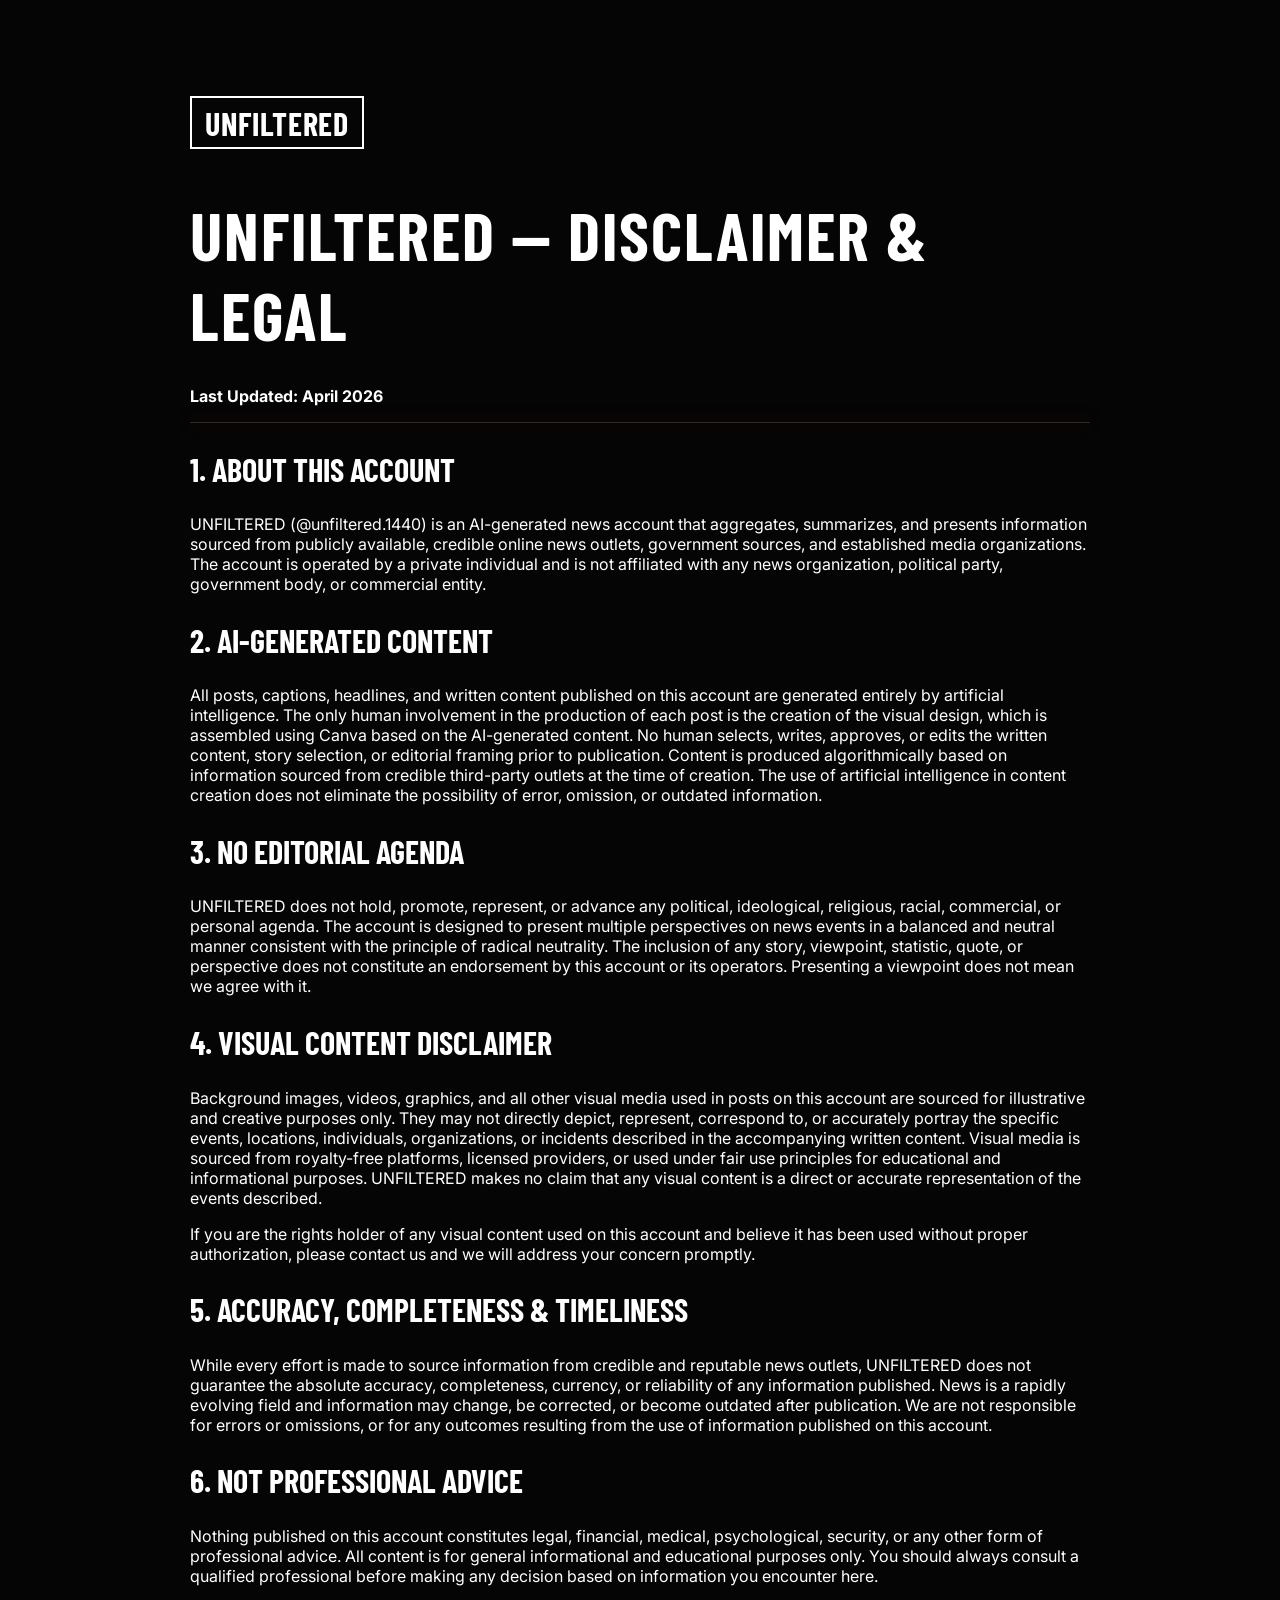
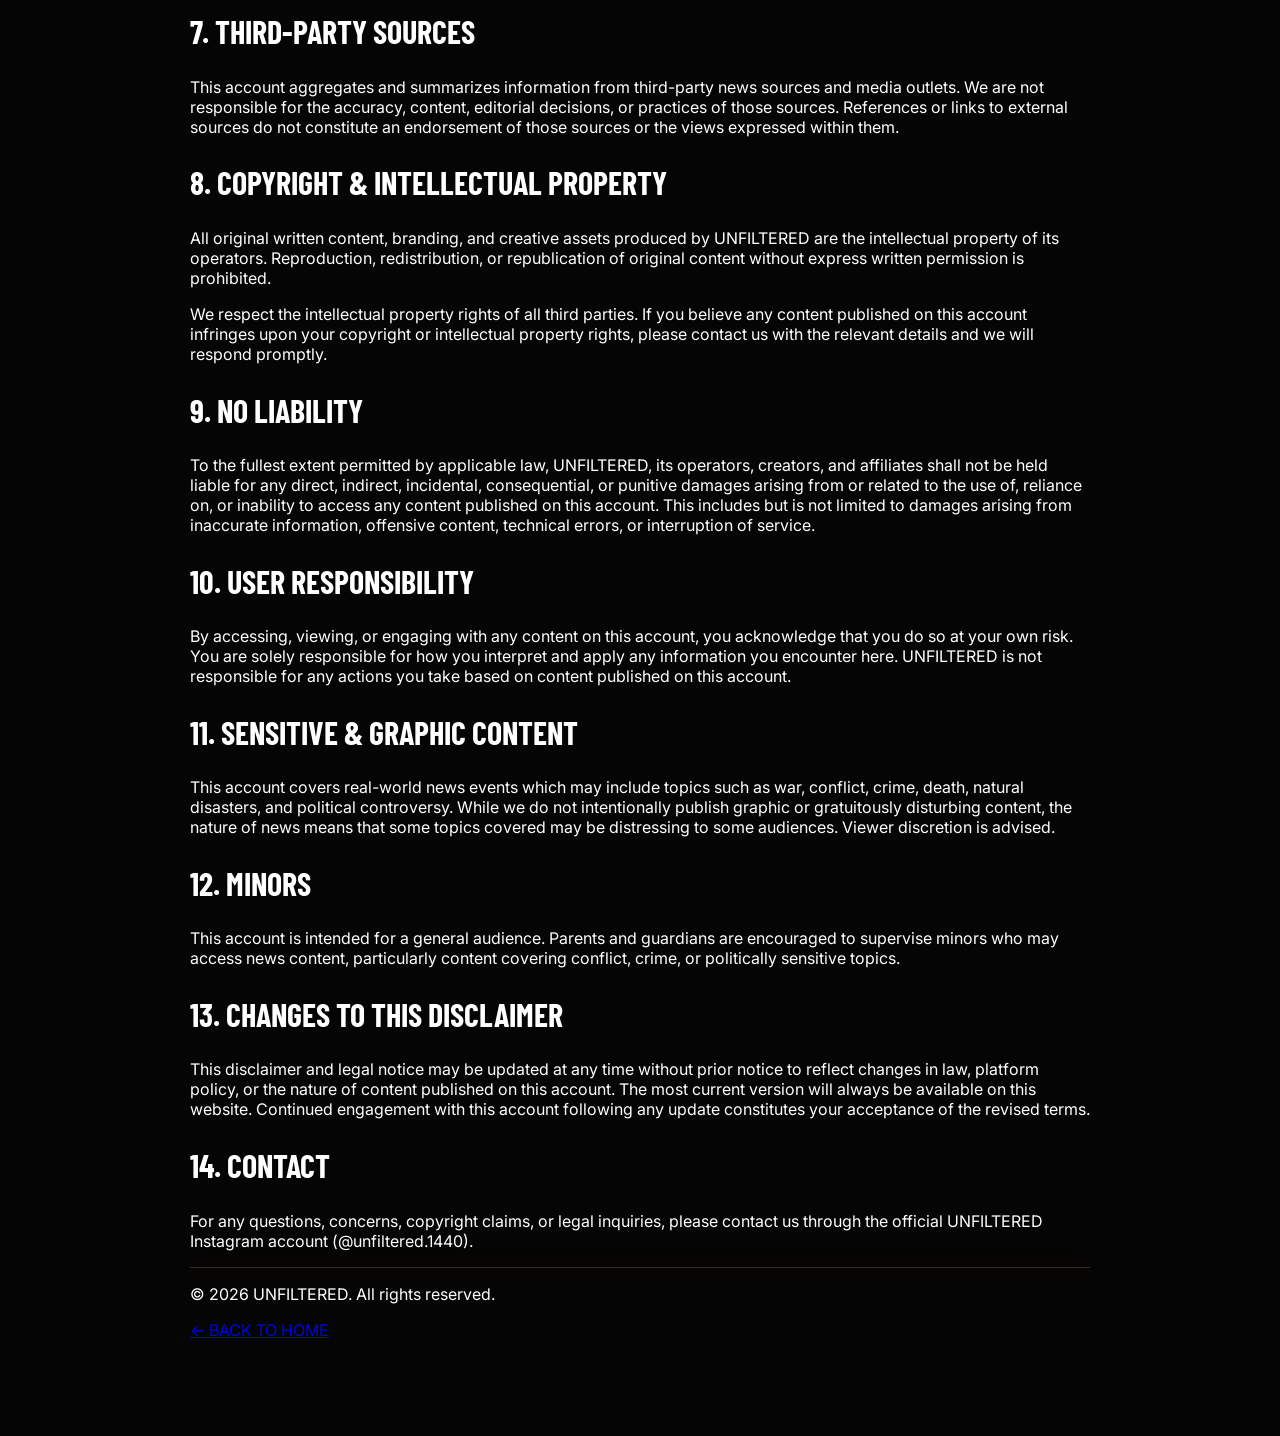
<file: legal.html>
<!DOCTYPE html>
<html lang="en">
<head>
  <meta charset="UTF-8" />
  <meta name="viewport" content="width=device-width, initial-scale=1.0" />
  <title>UNFILTERED — Disclaimer & Legal</title>
  <link rel="preconnect" href="https://fonts.googleapis.com">
  <link rel="preconnect" href="https://fonts.gstatic.com" crossorigin>
  <link href="https://fonts.googleapis.com/css2?family=Barlow+Condensed:wght@700&family=Inter:wght@400;500;600&display=swap" rel="stylesheet">
  <link rel="stylesheet" href="styles.css" />
</head>
<body class="legal-body">
  <main class="legal section">
    <div class="container legal-content">
      <div class="logo">UNFILTERED</div>
      <h1 class="section-title">UNFILTERED — Disclaimer & Legal</h1>
      <p><strong>Last Updated: April 2026</strong></p>
      <hr>
      <h2>1. About This Account</h2>
      <p>UNFILTERED (@unfiltered.1440) is an AI-generated news account that aggregates, summarizes, and presents information sourced from publicly available, credible online news outlets, government sources, and established media organizations. The account is operated by a private individual and is not affiliated with any news organization, political party, government body, or commercial entity.</p>
      <h2>2. AI-Generated Content</h2>
      <p>All posts, captions, headlines, and written content published on this account are generated entirely by artificial intelligence. The only human involvement in the production of each post is the creation of the visual design, which is assembled using Canva based on the AI-generated content. No human selects, writes, approves, or edits the written content, story selection, or editorial framing prior to publication. Content is produced algorithmically based on information sourced from credible third-party outlets at the time of creation. The use of artificial intelligence in content creation does not eliminate the possibility of error, omission, or outdated information.</p>
      <h2>3. No Editorial Agenda</h2>
      <p>UNFILTERED does not hold, promote, represent, or advance any political, ideological, religious, racial, commercial, or personal agenda. The account is designed to present multiple perspectives on news events in a balanced and neutral manner consistent with the principle of radical neutrality. The inclusion of any story, viewpoint, statistic, quote, or perspective does not constitute an endorsement by this account or its operators. Presenting a viewpoint does not mean we agree with it.</p>
      <h2>4. Visual Content Disclaimer</h2>
      <p>Background images, videos, graphics, and all other visual media used in posts on this account are sourced for illustrative and creative purposes only. They may not directly depict, represent, correspond to, or accurately portray the specific events, locations, individuals, organizations, or incidents described in the accompanying written content. Visual media is sourced from royalty-free platforms, licensed providers, or used under fair use principles for educational and informational purposes. UNFILTERED makes no claim that any visual content is a direct or accurate representation of the events described.</p>
      <p>If you are the rights holder of any visual content used on this account and believe it has been used without proper authorization, please contact us and we will address your concern promptly.</p>
      <h2>5. Accuracy, Completeness & Timeliness</h2>
      <p>While every effort is made to source information from credible and reputable news outlets, UNFILTERED does not guarantee the absolute accuracy, completeness, currency, or reliability of any information published. News is a rapidly evolving field and information may change, be corrected, or become outdated after publication. We are not responsible for errors or omissions, or for any outcomes resulting from the use of information published on this account.</p>
      <h2>6. Not Professional Advice</h2>
      <p>Nothing published on this account constitutes legal, financial, medical, psychological, security, or any other form of professional advice. All content is for general informational and educational purposes only. You should always consult a qualified professional before making any decision based on information you encounter here.</p>
      <h2>7. Third-Party Sources</h2>
      <p>This account aggregates and summarizes information from third-party news sources and media outlets. We are not responsible for the accuracy, content, editorial decisions, or practices of those sources. References or links to external sources do not constitute an endorsement of those sources or the views expressed within them.</p>
      <h2>8. Copyright & Intellectual Property</h2>
      <p>All original written content, branding, and creative assets produced by UNFILTERED are the intellectual property of its operators. Reproduction, redistribution, or republication of original content without express written permission is prohibited.</p>
      <p>We respect the intellectual property rights of all third parties. If you believe any content published on this account infringes upon your copyright or intellectual property rights, please contact us with the relevant details and we will respond promptly.</p>
      <h2>9. No Liability</h2>
      <p>To the fullest extent permitted by applicable law, UNFILTERED, its operators, creators, and affiliates shall not be held liable for any direct, indirect, incidental, consequential, or punitive damages arising from or related to the use of, reliance on, or inability to access any content published on this account. This includes but is not limited to damages arising from inaccurate information, offensive content, technical errors, or interruption of service.</p>
      <h2>10. User Responsibility</h2>
      <p>By accessing, viewing, or engaging with any content on this account, you acknowledge that you do so at your own risk. You are solely responsible for how you interpret and apply any information you encounter here. UNFILTERED is not responsible for any actions you take based on content published on this account.</p>
      <h2>11. Sensitive & Graphic Content</h2>
      <p>This account covers real-world news events which may include topics such as war, conflict, crime, death, natural disasters, and political controversy. While we do not intentionally publish graphic or gratuitously disturbing content, the nature of news means that some topics covered may be distressing to some audiences. Viewer discretion is advised.</p>
      <h2>12. Minors</h2>
      <p>This account is intended for a general audience. Parents and guardians are encouraged to supervise minors who may access news content, particularly content covering conflict, crime, or politically sensitive topics.</p>
      <h2>13. Changes to This Disclaimer</h2>
      <p>This disclaimer and legal notice may be updated at any time without prior notice to reflect changes in law, platform policy, or the nature of content published on this account. The most current version will always be available on this website. Continued engagement with this account following any update constitutes your acceptance of the revised terms.</p>
      <h2>14. Contact</h2>
      <p>For any questions, concerns, copyright claims, or legal inquiries, please contact us through the official UNFILTERED Instagram account (@unfiltered.1440).</p>
      <hr>
      <p>© 2026 UNFILTERED. All rights reserved.</p>
      <a href="index.html">← BACK TO HOME</a>
    </div>
  </main>
</body>
</html>
</file>
<file: styles.css>
:root { --bg:#050505; --text:#fff; --accent:#CC0000; --muted:#b9b9b9; }
*{box-sizing:border-box} html,body{margin:0;padding:0;background:var(--bg);color:var(--text);font-family:'Inter',sans-serif;scroll-behavior:smooth}
.container{width:min(1100px,92vw);margin:0 auto}
.section{padding:6rem 0;position:relative}
.logo,.hero-title,.section-title,h3,.stat-number{font-family:'Barlow Condensed',sans-serif;font-weight:700;text-transform:uppercase;letter-spacing:.03em}
.logo{display:inline-block;border:2px solid #fff;padding:.35rem .8rem;font-size:2rem}
.hero{min-height:100vh;display:grid;place-items:center;overflow:hidden}
#particleCanvas{position:absolute;inset:0;width:100%;height:100%;opacity:.45}
.hero-content{position:relative;z-index:2;text-align:center}
.hero-title{font-size:clamp(3rem,10vw,8rem);line-height:.95;margin:2rem 0 1rem}
.tagline{font-size:1.1rem;color:#ddd;max-width:720px;margin:0 auto 2rem}
.cta-button{background:var(--accent);color:#fff;text-decoration:none;padding:1rem 1.4rem;border-radius:4px;display:inline-block;transition:.35s}
.cta-button:hover{transform:translateY(-2px) scale(1.03);box-shadow:0 0 28px rgba(204,0,0,.7)}
.grain-overlay{position:absolute;inset:0;pointer-events:none;opacity:.12;background-image:url('data:image/svg+xml;utf8,<svg xmlns="http://www.w3.org/2000/svg" width="120" height="120"><filter id="n"><feTurbulence type="fractalNoise" baseFrequency="0.95" numOctaves="2" stitchTiles="stitch"/></filter><rect width="120" height="120" filter="url(%23n)" opacity="1"/></svg>')}
.red-divider{height:2px;background:linear-gradient(90deg,transparent,var(--accent),transparent);box-shadow:0 0 20px rgba(204,0,0,.6)}
.stats-grid,.card-grid,.instagram-grid{display:grid;gap:1.25rem}
.stats-grid{grid-template-columns:repeat(3,1fr)} .card-grid,.instagram-grid{grid-template-columns:repeat(3,minmax(0,1fr))}
.stat-card,.info-card{background:#0d0d0d;border:1px solid #1f1f1f;padding:2rem;transition:.35s}
.stat-card:hover,.info-card:hover{border-color:var(--accent);box-shadow:0 0 24px rgba(204,0,0,.35);transform:translateY(-4px)}
.stat-number{font-size:4rem;margin:0;color:#fff}.stat-card p,.info-card p{margin:.5rem 0 0;color:var(--muted)}
.section-title{font-size:clamp(2rem,6vw,4.2rem);margin-bottom:2rem}
.about-copy p{line-height:1.8;color:#ddd;max-width:900px}
.info-card h3{font-size:2rem;margin:0 0 .8rem}
.instagram-media{background:#0b0b0b!important;border:1px solid #222!important;min-height:380px}
.footer{padding:3.5rem 0;border-top:1px solid rgba(204,0,0,.8);box-shadow:0 -2px 20px rgba(204,0,0,.35)}
.footer .container{display:grid;gap:.8rem}.footer a{color:#fff;text-decoration:none}.footer a:hover{color:#ff4d4d}
.cursor-spotlight{position:fixed;width:360px;height:360px;border-radius:50%;pointer-events:none;background:radial-gradient(circle,rgba(204,0,0,.15),transparent 65%);transform:translate(-50%,-50%);z-index:0}
.legal-content{max-width:900px}.legal-content h2{font-family:'Barlow Condensed';font-size:2rem;text-transform:uppercase}
.legal-content hr{border:0;border-top:1px solid #2a2a2a;box-shadow:0 0 15px rgba(204,0,0,.5)}
@media (max-width:900px){.stats-grid,.card-grid,.instagram-grid{grid-template-columns:1fr}.hero-title{font-size:3.7rem}}
</file>
